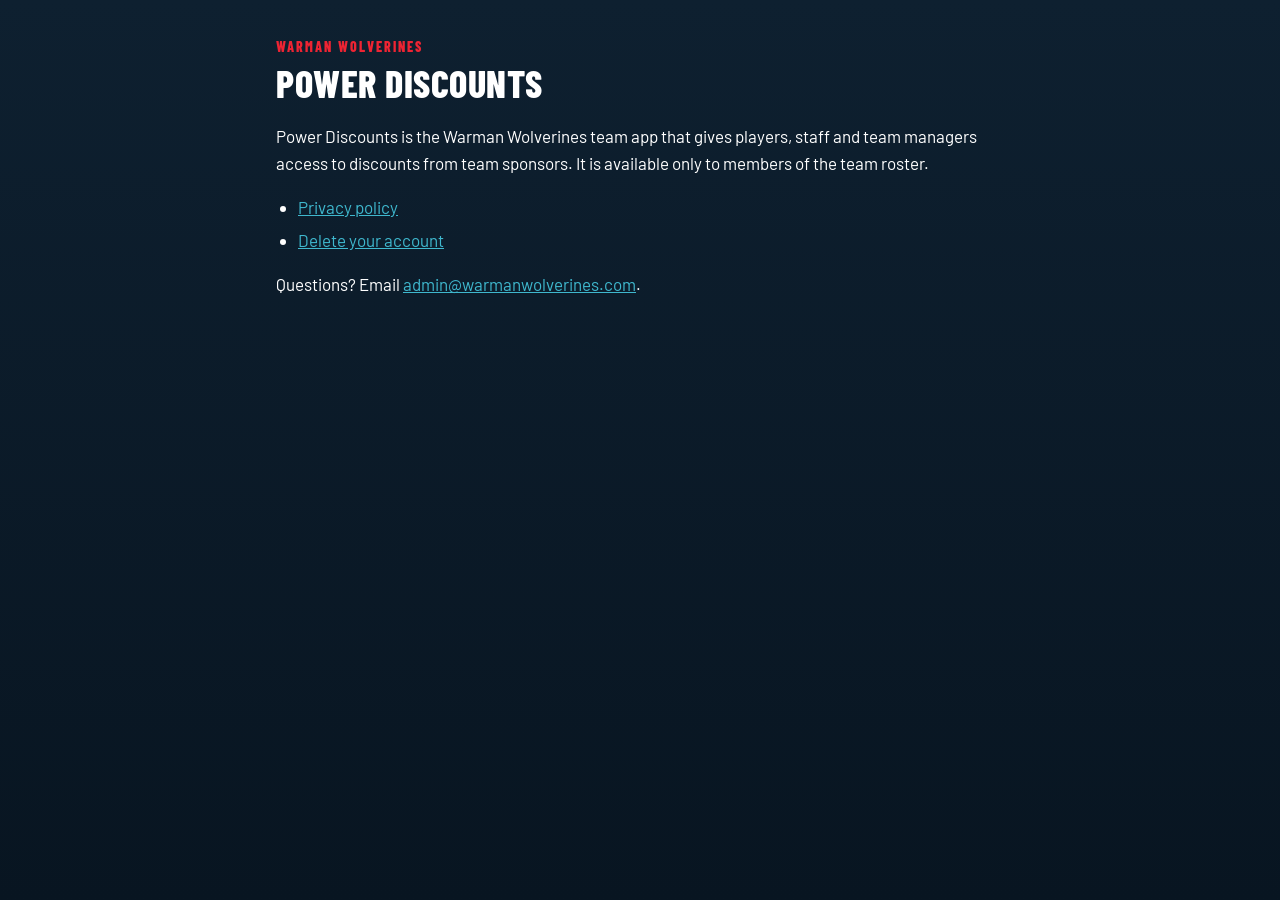
<file: index.html>
<!doctype html>
<html lang="en">
<head>
<meta charset="utf-8">
<meta name="viewport" content="width=device-width, initial-scale=1">
<title>Power Discounts</title>
<link rel="preconnect" href="https://fonts.googleapis.com">
<link href="https://fonts.googleapis.com/css2?family=Barlow:wght@400;600;700&family=Barlow+Condensed:wght@700;800&display=swap" rel="stylesheet">
<link rel="stylesheet" href="style.css">
</head>
<body>
<main class="page">
  <p class="eyebrow">Warman Wolverines</p>
  <h1>Power Discounts</h1>
  <p>Power Discounts is the Warman Wolverines team app that gives players, staff and team managers
  access to discounts from team sponsors. It is available only to members of the team roster.</p>
  <ul>
    <li><a href="privacy.html">Privacy policy</a></li>
    <li><a href="delete-account.html">Delete your account</a></li>
  </ul>
  <p>Questions? Email <a href="mailto:admin@warmanwolverines.com">admin@warmanwolverines.com</a>.</p>
</main>
</body>
</html>
</file>
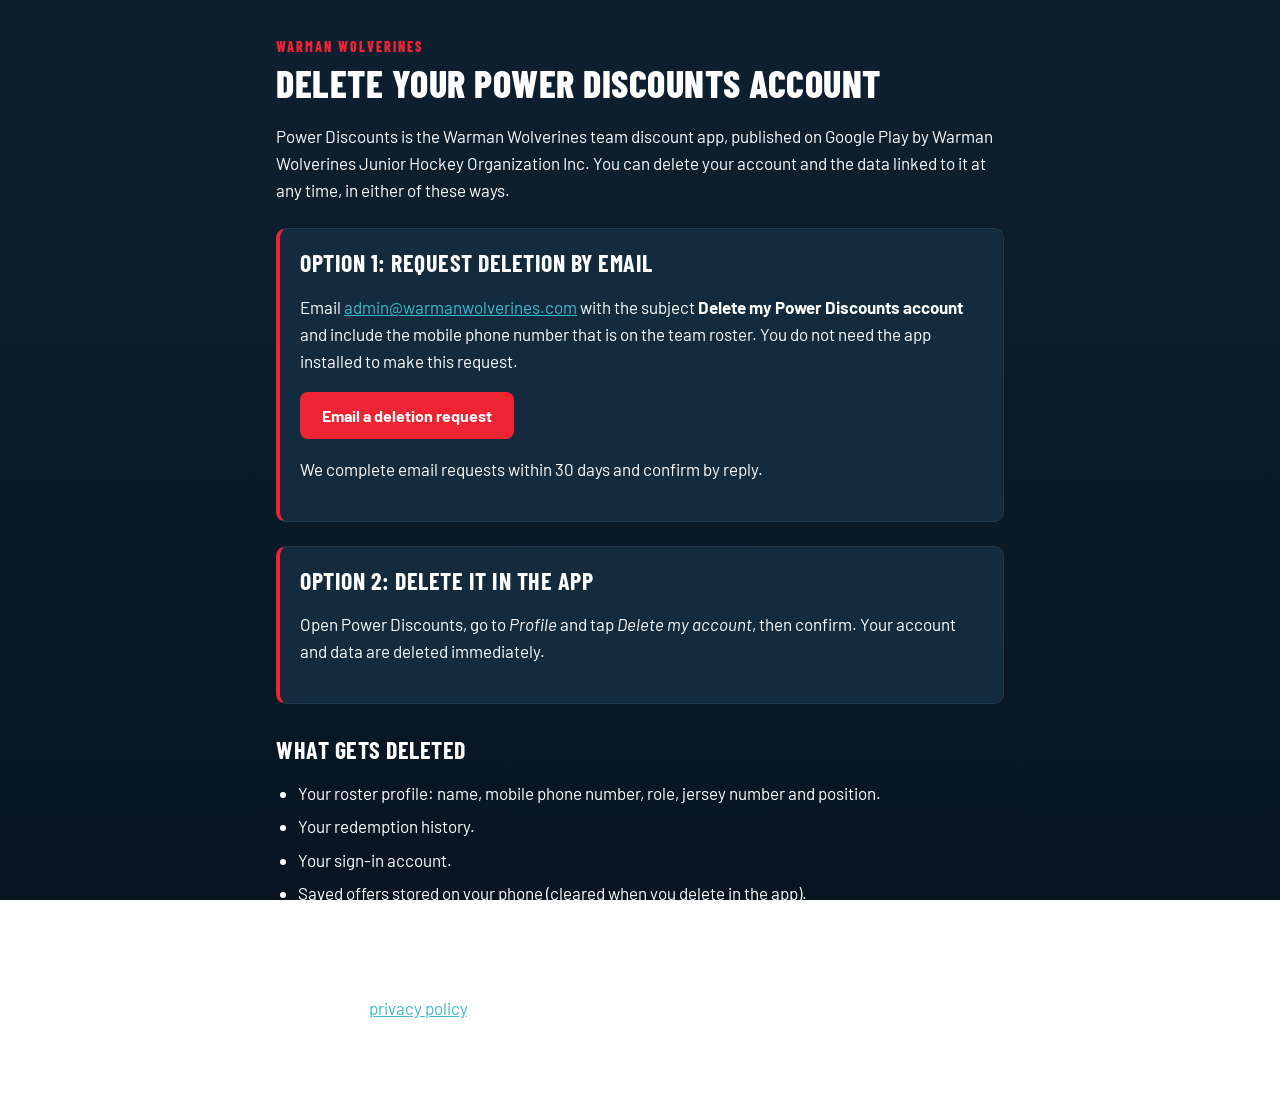
<file: delete-account.html>
<!doctype html>
<html lang="en">
<head>
<meta charset="utf-8">
<meta name="viewport" content="width=device-width, initial-scale=1">
<title>Delete Your Power Discounts Account</title>
<link rel="preconnect" href="https://fonts.googleapis.com">
<link href="https://fonts.googleapis.com/css2?family=Barlow:wght@400;600;700&family=Barlow+Condensed:wght@700;800&display=swap" rel="stylesheet">
<link rel="stylesheet" href="style.css">
</head>
<body>
<main class="page">
  <p class="eyebrow">Warman Wolverines</p>
  <h1>Delete your Power Discounts account</h1>

  <p>Power Discounts is the Warman Wolverines team discount app, published on Google Play by
  Warman Wolverines Junior Hockey Organization Inc. You can delete your account and the data
  linked to it at any time, in either of these ways.</p>

  <div class="card">
    <h2>Option 1: Request deletion by email</h2>
    <p>Email <a href="mailto:admin@warmanwolverines.com">admin@warmanwolverines.com</a> with the
    subject <strong>Delete my Power Discounts account</strong> and include the mobile phone number
    that is on the team roster. You do not need the app installed to make this request.</p>
    <p><a class="button" href="mailto:admin@warmanwolverines.com?subject=Delete%20my%20Power%20Discounts%20account&amp;body=Please%20delete%20my%20Power%20Discounts%20account%20and%20data.%0A%0AMobile%20number%20on%20the%20roster%3A%20%0AName%3A%20">Email a deletion request</a></p>
    <p>We complete email requests within 30 days and confirm by reply.</p>
  </div>

  <div class="card">
    <h2>Option 2: Delete it in the app</h2>
    <p>Open Power Discounts, go to <em>Profile</em> and tap <em>Delete my account</em>, then confirm.
    Your account and data are deleted immediately.</p>
  </div>

  <h2>What gets deleted</h2>
  <ul>
    <li>Your roster profile: name, mobile phone number, role, jersey number and position.</li>
    <li>Your redemption history.</li>
    <li>Your sign-in account.</li>
    <li>Saved offers stored on your phone (cleared when you delete in the app).</li>
  </ul>
  <p>We do not keep any of this information after deletion unless the law requires us to.
  Deleting your account ends your access to the app.</p>

  <p>Read the full <a href="privacy.html">privacy policy</a>.</p>
</main>
</body>
</html>
</file>
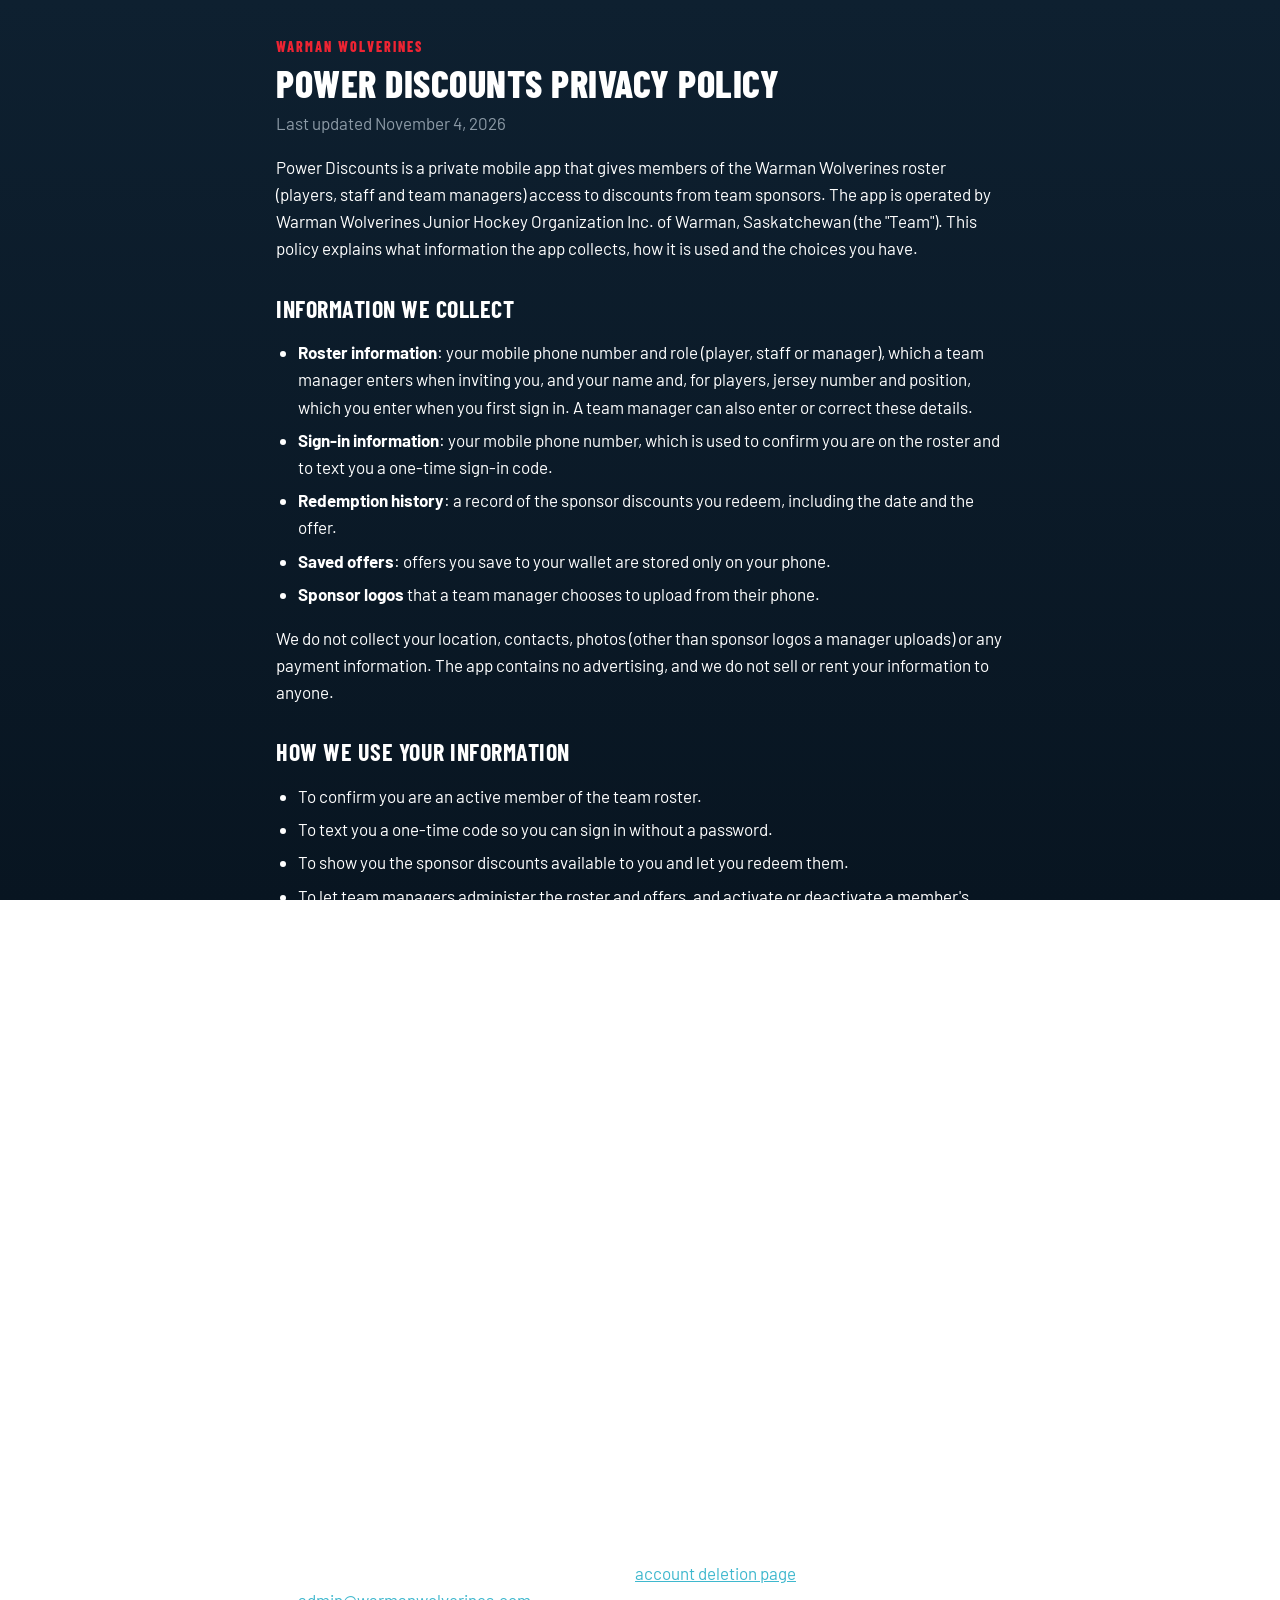
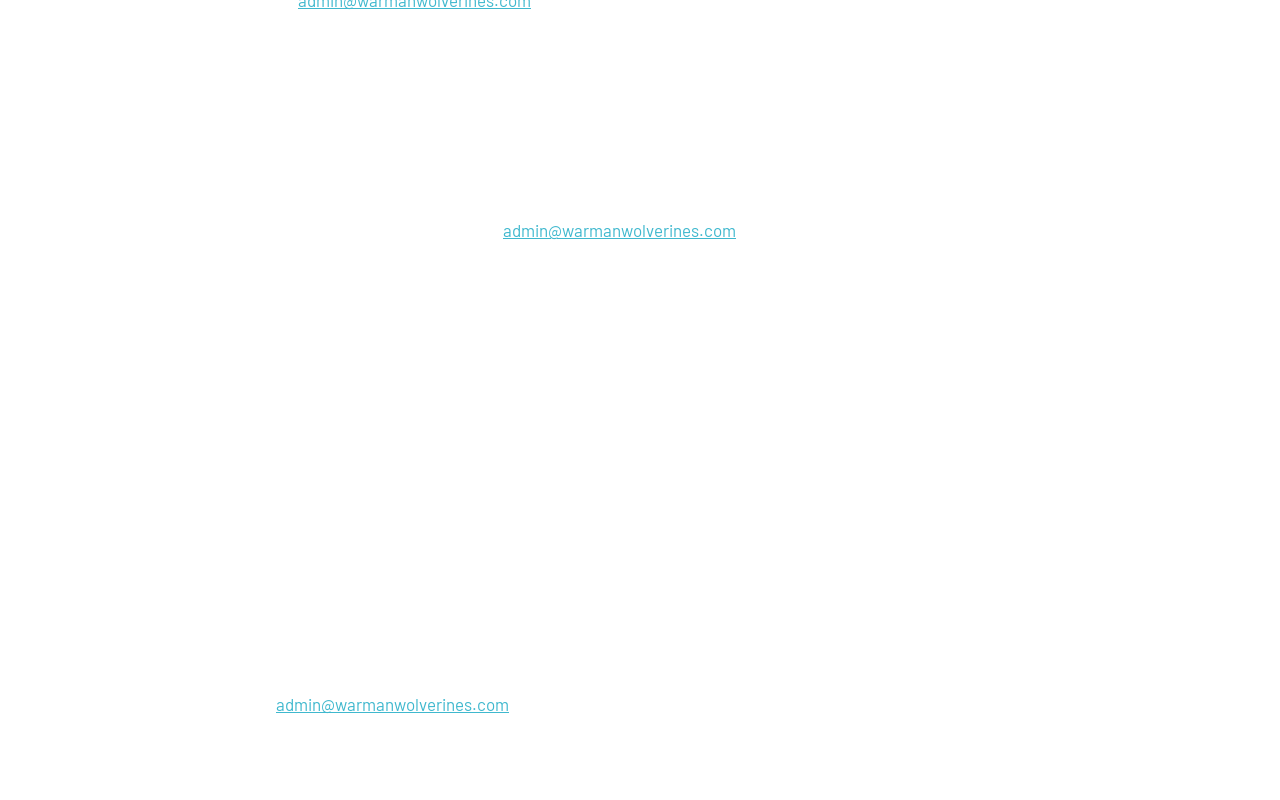
<file: privacy.html>
<!doctype html>
<html lang="en">
<head>
<meta charset="utf-8">
<meta name="viewport" content="width=device-width, initial-scale=1">
<title>Power Discounts Privacy Policy</title>
<link rel="preconnect" href="https://fonts.googleapis.com">
<link href="https://fonts.googleapis.com/css2?family=Barlow:wght@400;600;700&family=Barlow+Condensed:wght@700;800&display=swap" rel="stylesheet">
<link rel="stylesheet" href="style.css">
</head>
<body>
<main class="page">
  <p class="eyebrow">Warman Wolverines</p>
  <h1>Power Discounts Privacy Policy</h1>
  <p class="meta">Last updated November 4, 2026</p>

  <p>Power Discounts is a private mobile app that gives members of the Warman Wolverines roster
  (players, staff and team managers) access to discounts from team sponsors. The app is operated by
  Warman Wolverines Junior Hockey Organization Inc. of Warman, Saskatchewan (the "Team"). This policy
  explains what information the app collects, how it is used and the choices you have.</p>

  <h2>Information we collect</h2>
  <ul>
    <li><strong>Roster information</strong>: your mobile phone number and role (player, staff or
    manager), which a team manager enters when inviting you, and your name and, for players, jersey
    number and position, which you enter when you first sign in. A team manager can also enter or
    correct these details.</li>
    <li><strong>Sign-in information</strong>: your mobile phone number, which is used to confirm you are
    on the roster and to text you a one-time sign-in code.</li>
    <li><strong>Redemption history</strong>: a record of the sponsor discounts you redeem, including the
    date and the offer.</li>
    <li><strong>Saved offers</strong>: offers you save to your wallet are stored only on your phone.</li>
    <li><strong>Sponsor logos</strong> that a team manager chooses to upload from their phone.</li>
  </ul>
  <p>We do not collect your location, contacts, photos (other than sponsor logos a manager uploads)
  or any payment information. The app contains no advertising, and we do not sell or rent your
  information to anyone.</p>

  <h2>How we use your information</h2>
  <ul>
    <li>To confirm you are an active member of the team roster.</li>
    <li>To text you a one-time code so you can sign in without a password.</li>
    <li>To show you the sponsor discounts available to you and let you redeem them.</li>
    <li>To let team managers administer the roster and offers, and activate or deactivate a member's access.</li>
  </ul>

  <h2>How your information is stored and shared</h2>
  <p>Your information is stored in a database hosted by Supabase, our backend service provider, on
  servers located in the United States. Information is sent between the app and the database over
  encrypted connections. Inside the app, you can see only your own profile and redemption history;
  team managers can see the roster and redemption activity so they can run the program.</p>
  <p>Sign-in codes are sent by text message through Twilio, our SMS provider, which receives your
  phone number for that purpose. These providers process information only to provide their services
  to us. We do not share your information with anyone else except where required by law.</p>

  <h2>Data retention</h2>
  <p>We keep your roster information and redemption history for as long as you are on the team
  roster. When you leave the team, a manager can deactivate or delete your record, and you can
  delete your account at any time as described below.</p>

  <h2 id="delete">Deleting your account</h2>
  <p>You can delete your account and data at any time:</p>
  <ul>
    <li><strong>In the app:</strong> open <em>Profile</em> and tap <em>Delete my account</em>. Your profile,
    redemption history and sign-in account are deleted immediately, and the saved offers on your
    phone are cleared.</li>
    <li><strong>By email or on the web:</strong> follow the steps on our <a href="delete-account.html">account deletion page</a>, or write to <a href="mailto:admin@warmanwolverines.com">admin@warmanwolverines.com</a> with the subject "Delete my Power Discounts account" and the mobile number on the roster.</li>
  </ul>
  <p>Email requests are completed within 30 days. We do not keep any of your
  information after deletion unless the law requires us to.</p>

  <h2>Your choices and rights</h2>
  <p>You may ask us to review, correct or delete the personal information we hold about you by
  contacting your team manager or emailing
  <a href="mailto:admin@warmanwolverines.com">admin@warmanwolverines.com</a>. Because sign-in relies on
  your phone number matching the roster, deleting your information ends your access to the app.</p>

  <h2>Children's privacy</h2>
  <p>Power Discounts is intended for members of the team roster. It is not directed to children under
  13, and we do not knowingly collect information from children under 13. A parent or guardian who
  believes we have collected such information should contact us so we can delete it.</p>

  <h2>Changes to this policy</h2>
  <p>We may update this policy from time to time. Changes take effect when posted on this page, and
  the date at the top will be updated.</p>

  <h2>Contact</h2>
  <p>Warman Wolverines Junior Hockey Organization Inc.<br>
  Warman, Saskatchewan<br>
  <a href="mailto:admin@warmanwolverines.com">admin@warmanwolverines.com</a></p>
</main>
</body>
</html>
</file>
<file: style.css>
:root {
  --bg: #081521;
  --bg-top: #0e2030;
  --card: #132b3d;
  --border: #1e3a4f;
  --red: #ee2433;
  --teal: #3fb8ce;
  --muted: #8c9aa6;
  --text: #ffffff;
}
* { box-sizing: border-box; }
body {
  margin: 0;
  background: linear-gradient(180deg, var(--bg-top), var(--bg)) fixed;
  color: var(--text);
  font: 400 17px/1.6 'Barlow', system-ui, sans-serif;
}
.page { max-width: 760px; margin: 0 auto; padding: 40px 16px 64px; }
.eyebrow {
  margin: 0;
  color: var(--red);
  font: 800 14px/1 'Barlow Condensed', sans-serif;
  letter-spacing: 2px;
  text-transform: uppercase;
}
h1, h2 {
  font-family: 'Barlow Condensed', sans-serif;
  text-transform: uppercase;
  letter-spacing: 0.5px;
  line-height: 1.15;
}
h1 { font-size: 38px; font-weight: 800; margin: 8px 0 4px; }
h2 { font-size: 24px; font-weight: 700; margin: 32px 0 8px; }
.card h2 { margin-top: 0; }
.meta { color: var(--muted); margin-top: 0; }
a { color: var(--teal); }
ul { padding-left: 22px; }
li { margin: 6px 0; }
.card {
  background: var(--card);
  border: 1px solid var(--border);
  border-left: 4px solid var(--red);
  border-radius: 10px;
  padding: 20px;
  margin: 24px 0;
}
.tip { color: var(--teal); }
label { display: block; margin: 14px 0; font-weight: 600; }
.req { color: var(--muted); font-weight: 400; }
input, textarea {
  display: block;
  width: 100%;
  margin-top: 6px;
  padding: 12px;
  border-radius: 8px;
  border: 1px solid var(--border);
  background: var(--bg);
  color: var(--text);
  font: inherit;
}
button {
  margin-top: 8px;
  padding: 14px 22px;
  border: 0;
  border-radius: 8px;
  background: var(--red);
  color: #fff;
  font: 700 16px 'Barlow', sans-serif;
  cursor: pointer;
}
button:disabled { opacity: 0.6; cursor: default; }
a.button {
  display: inline-block;
  padding: 14px 22px;
  border-radius: 8px;
  background: var(--red);
  color: #fff;
  font: 700 16px 'Barlow', sans-serif;
  text-decoration: none;
}
#status { min-height: 1.6em; }
#status.ok { color: var(--teal); }
#status.error { color: #ff8a93; }
</file>
